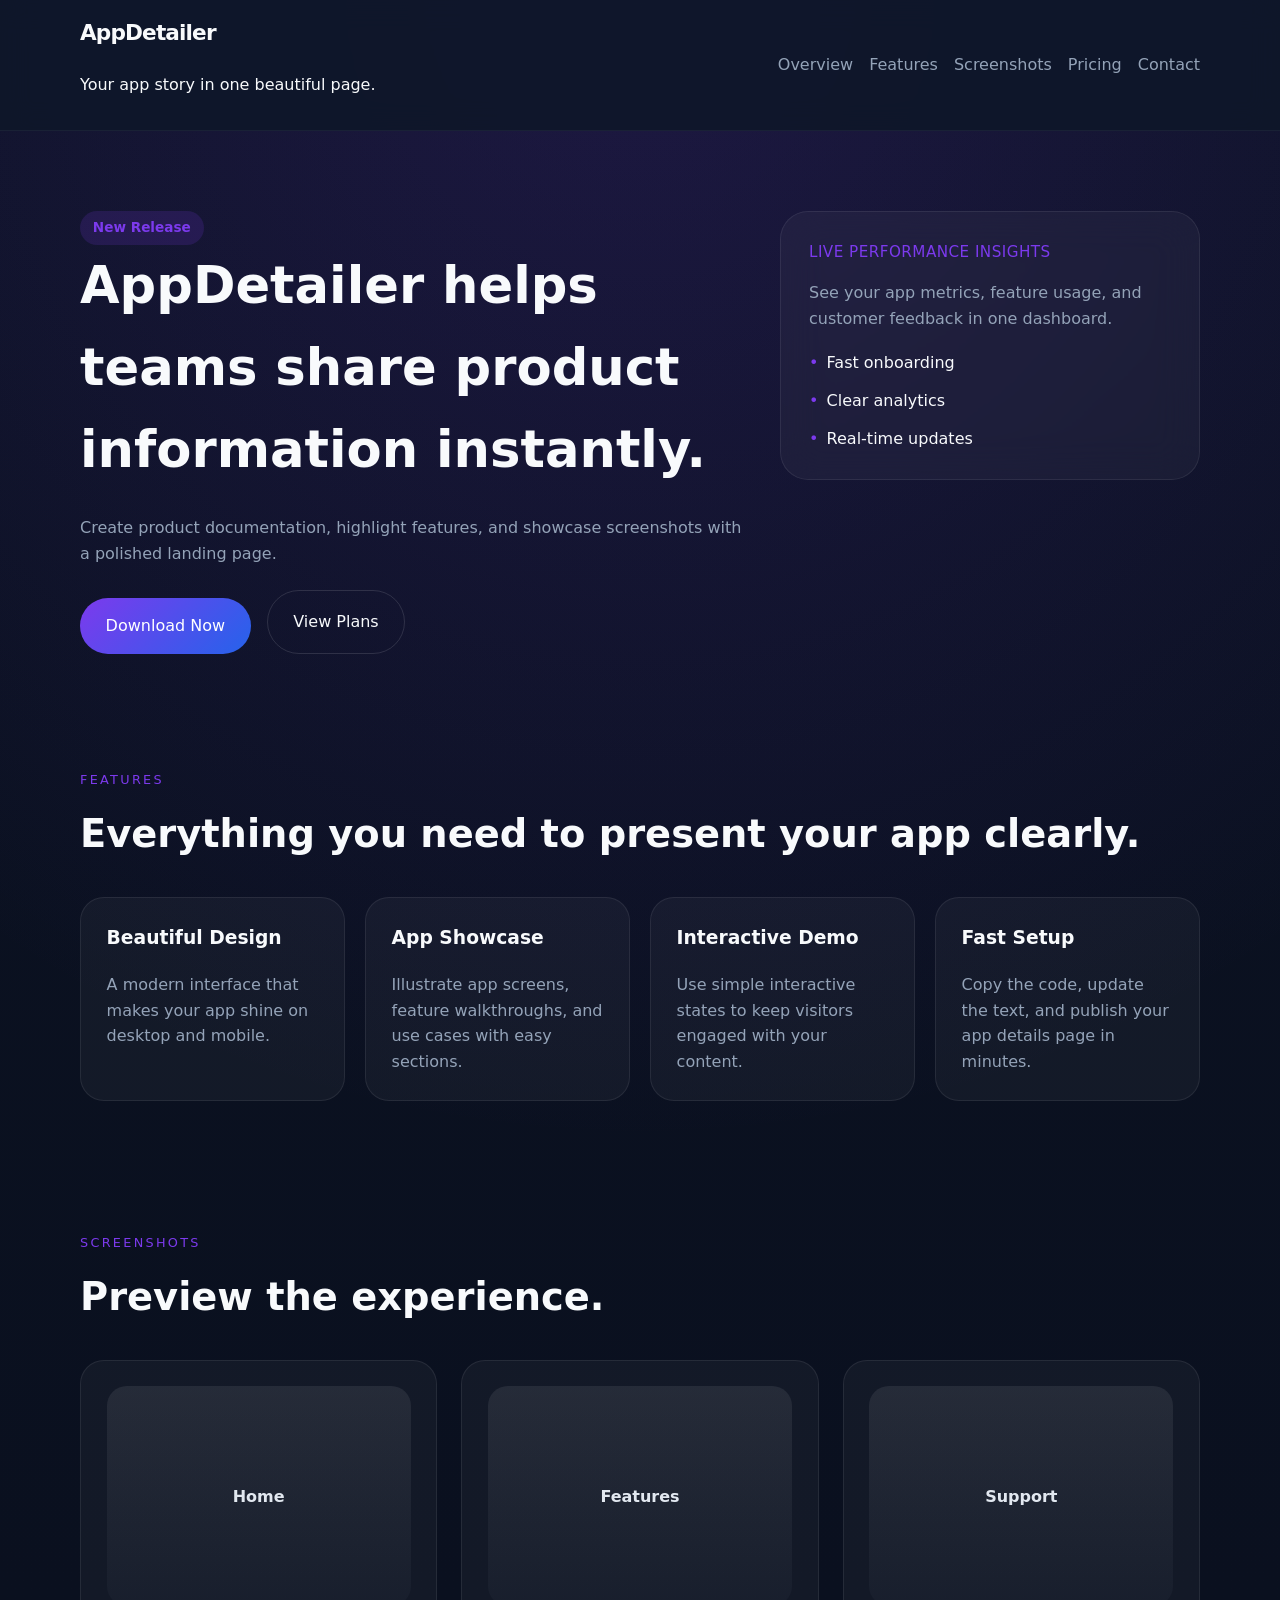
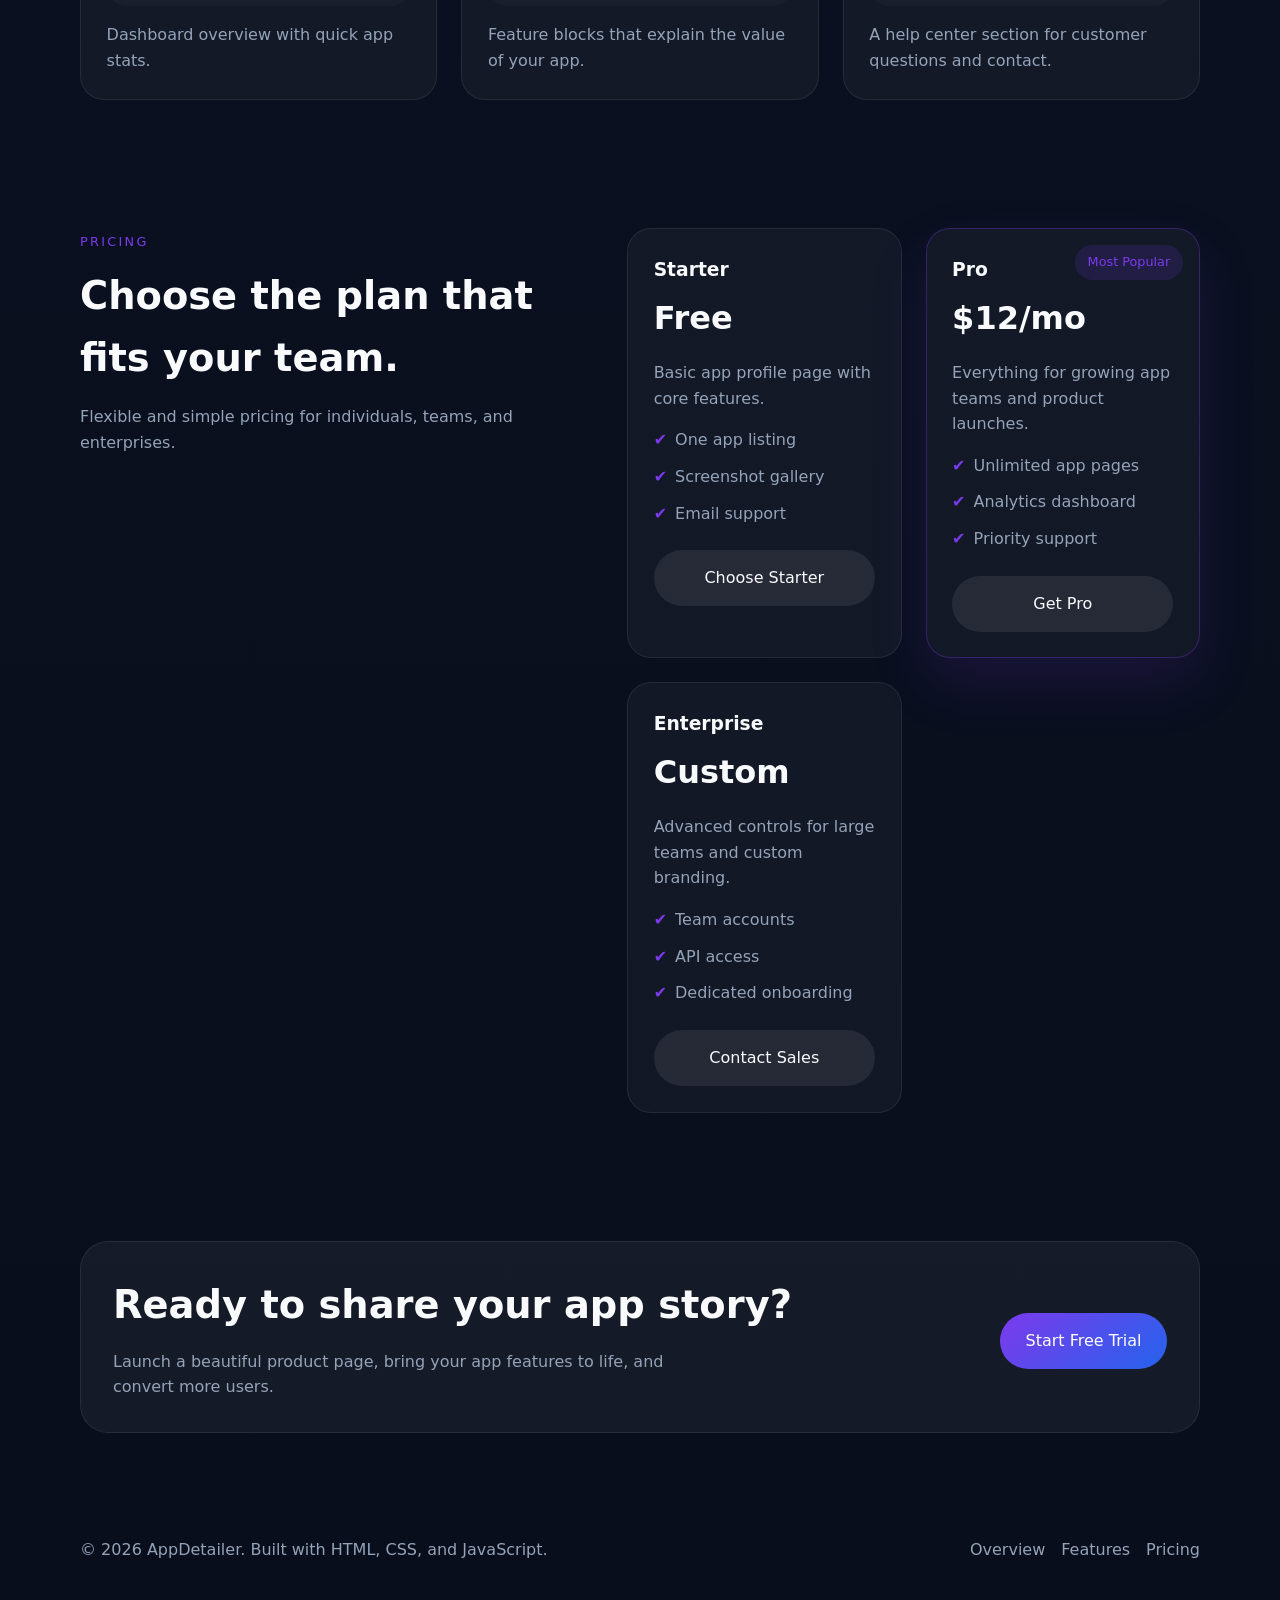
<file: coins/index.html>
<!DOCTYPE html>
<html lang="en">
<head>
  <meta charset="UTF-8" />
  <meta name="viewport" content="width=device-width, initial-scale=1.0" />
  <title>AppDetailer — Sample App Website</title>
  <link rel="stylesheet" href="styles.css" />
</head>
<body>
  <header class="site-header">
    <div class="container header-inner">
      <div class="brand">
        <div class="logo">AppDetailer</div>
        <p>Your app story in one beautiful page.</p>
      </div>
      <nav>
        <a href="#overview">Overview</a>
        <a href="#features">Features</a>
        <a href="#screenshots">Screenshots</a>
        <a href="#pricing">Pricing</a>
        <a href="#contact">Contact</a>
      </nav>
    </div>
  </header>

  <main>
    <section class="hero" id="overview">
      <div class="container hero-content">
        <div>
          <span class="eyebrow">New Release</span>
          <h1>AppDetailer helps teams share product information instantly.</h1>
          <p>Create product documentation, highlight features, and showcase screenshots with a polished landing page.</p>
          <div class="hero-actions">
            <button id="downloadBtn">Download Now</button>
            <a href="#pricing" class="secondary-link">View Plans</a>
          </div>
        </div>
        <div class="hero-card">
          <div class="hero-card-top">Live performance insights</div>
          <div class="hero-card-body">
            <p>See your app metrics, feature usage, and customer feedback in one dashboard.</p>
            <ul>
              <li>Fast onboarding</li>
              <li>Clear analytics</li>
              <li>Real-time updates</li>
            </ul>
          </div>
        </div>
      </div>
    </section>

    <section class="feature-grid" id="features">
      <div class="container">
        <div class="section-label">Features</div>
        <h2>Everything you need to present your app clearly.</h2>
        <div class="grid">
          <article class="card">
            <h3>Beautiful Design</h3>
            <p>A modern interface that makes your app shine on desktop and mobile.</p>
          </article>
          <article class="card">
            <h3>App Showcase</h3>
            <p>Illustrate app screens, feature walkthroughs, and use cases with easy sections.</p>
          </article>
          <article class="card">
            <h3>Interactive Demo</h3>
            <p>Use simple interactive states to keep visitors engaged with your content.</p>
          </article>
          <article class="card">
            <h3>Fast Setup</h3>
            <p>Copy the code, update the text, and publish your app details page in minutes.</p>
          </article>
        </div>
      </div>
    </section>

    <section class="screenshots" id="screenshots">
      <div class="container">
        <div class="section-label">Screenshots</div>
        <h2>Preview the experience.</h2>
        <div class="screenshot-row">
          <div class="screenshot-card">
            <div class="screenshot-image">Home</div>
            <p>Dashboard overview with quick app stats.</p>
          </div>
          <div class="screenshot-card">
            <div class="screenshot-image">Features</div>
            <p>Feature blocks that explain the value of your app.</p>
          </div>
          <div class="screenshot-card">
            <div class="screenshot-image">Support</div>
            <p>A help center section for customer questions and contact.</p>
          </div>
        </div>
      </div>
    </section>

    <section class="pricing" id="pricing">
      <div class="container pricing-content">
        <div>
          <div class="section-label">Pricing</div>
          <h2>Choose the plan that fits your team.</h2>
          <p>Flexible and simple pricing for individuals, teams, and enterprises.</p>
        </div>
        <div class="pricing-cards">
          <article class="pricing-card">
            <h3>Starter</h3>
            <span class="price">Free</span>
            <p>Basic app profile page with core features.</p>
            <ul>
              <li>One app listing</li>
              <li>Screenshot gallery</li>
              <li>Email support</li>
            </ul>
            <button>Choose Starter</button>
          </article>
          <article class="pricing-card featured">
            <div class="badge">Most Popular</div>
            <h3>Pro</h3>
            <span class="price">$12/mo</span>
            <p>Everything for growing app teams and product launches.</p>
            <ul>
              <li>Unlimited app pages</li>
              <li>Analytics dashboard</li>
              <li>Priority support</li>
            </ul>
            <button>Get Pro</button>
          </article>
          <article class="pricing-card">
            <h3>Enterprise</h3>
            <span class="price">Custom</span>
            <p>Advanced controls for large teams and custom branding.</p>
            <ul>
              <li>Team accounts</li>
              <li>API access</li>
              <li>Dedicated onboarding</li>
            </ul>
            <button>Contact Sales</button>
          </article>
        </div>
      </div>
    </section>

    <section class="cta-section" id="contact">
      <div class="container cta-inner">
        <div>
          <h2>Ready to share your app story?</h2>
          <p>Launch a beautiful product page, bring your app features to life, and convert more users.</p>
        </div>
        <button id="getStartedBtn">Start Free Trial</button>
      </div>
    </section>
  </main>

  <footer class="site-footer">
    <div class="container footer-inner">
      <p>© 2026 AppDetailer. Built with HTML, CSS, and JavaScript.</p>
      <div class="footer-links">
        <a href="#overview">Overview</a>
        <a href="#features">Features</a>
        <a href="#pricing">Pricing</a>
      </div>
    </div>
  </footer>

  <script src="script.js"></script>
</body>
</html>
</file>
<file: coins/styles.css>
:root {
  --bg: #0f172a;
  --surface: #111827;
  --surface-alt: #1f2937;
  --text: #f8fafc;
  --muted: #94a3b8;
  --accent: #7c3aed;
  --accent-soft: rgba(124, 58, 237, 0.16);
  --border: rgba(148, 163, 184, 0.16);
}

* {
  box-sizing: border-box;
}

body {
  margin: 0;
  font-family: "Inter", system-ui, -apple-system, BlinkMacSystemFont, "Segoe UI", sans-serif;
  background: radial-gradient(circle at top, rgba(124, 58, 237, 0.16), transparent 35%),
    linear-gradient(180deg, #0b1222 0%, #090e1c 100%);
  color: var(--text);
  line-height: 1.6;
}

img {
  max-width: 100%;
  display: block;
}

a {
  color: inherit;
  text-decoration: none;
}

button {
  font: inherit;
  cursor: pointer;
}

.container {
  width: min(1120px, calc(100% - 2rem));
  margin: 0 auto;
}

.site-header {
  position: sticky;
  top: 0;
  z-index: 50;
  background: rgba(15, 23, 42, 0.92);
  border-bottom: 1px solid rgba(148, 163, 184, 0.08);
  backdrop-filter: blur(14px);
}

.header-inner,
.hero-content,
.pricing-content,
.footer-inner,
.cta-inner {
  display: flex;
  align-items: center;
  justify-content: space-between;
  gap: 1.5rem;
}

.header-inner {
  padding: 1rem 0;
}

.brand {
  display: grid;
  gap: 0.35rem;
}

.logo {
  font-size: 1.35rem;
  font-weight: 700;
  letter-spacing: -0.04em;
}

.site-header nav {
  display: flex;
  flex-wrap: wrap;
  gap: 1rem;
}

.site-header a {
  color: var(--muted);
  transition: color 0.2s ease;
}

.site-header a:hover {
  color: var(--text);
}

.hero {
  padding: 5rem 0 3rem;
}

.hero-content {
  align-items: flex-start;
}

.hero h1 {
  font-size: clamp(2.75rem, 4vw, 4rem);
  margin: 0;
  max-width: 720px;
}

.hero p {
  margin: 1.5rem 0;
  max-width: 680px;
  color: var(--muted);
}

.eyebrow {
  display: inline-block;
  background: var(--accent-soft);
  color: var(--accent);
  font-weight: 700;
  font-size: 0.85rem;
  padding: 0.4rem 0.8rem;
  border-radius: 999px;
}

.hero-actions {
  display: flex;
  flex-wrap: wrap;
  gap: 1rem;
}

button,
.secondary-link {
  border: none;
  border-radius: 999px;
  padding: 0.95rem 1.6rem;
  transition: transform 0.2s ease, background-color 0.2s ease;
}

button {
  background: linear-gradient(135deg, #7c3aed, #2563eb);
  color: #fff;
}

button:hover {
  transform: translateY(-1px);
}

.secondary-link {
  display: inline-flex;
  align-items: center;
  justify-content: center;
  color: var(--text);
  border: 1px solid rgba(255, 255, 255, 0.12);
}

.hero-card {
  min-width: 320px;
  max-width: 420px;
  padding: 1.75rem;
  border-radius: 28px;
  background: rgba(255, 255, 255, 0.04);
  border: 1px solid rgba(255, 255, 255, 0.08);
  backdrop-filter: blur(20px);
}

.hero-card-top {
  font-size: 0.95rem;
  letter-spacing: 0.03em;
  text-transform: uppercase;
  color: var(--accent);
  margin-bottom: 1rem;
}

.hero-card-body p {
  margin: 0 0 1.2rem;
}

.hero-card-body ul {
  margin: 0;
  padding: 0;
  list-style: none;
  display: grid;
  gap: 0.75rem;
}

.hero-card-body li {
  padding-left: 1.1rem;
  position: relative;
}

.hero-card-body li::before {
  content: "•";
  position: absolute;
  left: 0;
  color: var(--accent);
}

.section-label {
  display: inline-flex;
  align-items: center;
  gap: 0.5rem;
  text-transform: uppercase;
  letter-spacing: 0.18em;
  color: var(--accent);
  font-size: 0.8rem;
  margin-bottom: 0.8rem;
}

.feature-grid,
.screenshots,
.pricing {
  padding: 4rem 0;
}

.feature-grid h2,
.screenshots h2,
.pricing h2 {
  font-size: clamp(2rem, 3vw, 2.75rem);
  margin: 0 0 1rem;
}

.feature-grid p,
.pricing p {
  color: var(--muted);
  max-width: 680px;
}

.grid {
  display: grid;
  gap: 1.25rem;
  grid-template-columns: repeat(auto-fit, minmax(220px, 1fr));
  margin-top: 2rem;
}

.card,
.screenshot-card,
.pricing-card {
  padding: 1.6rem;
  border-radius: 24px;
  background: rgba(255, 255, 255, 0.04);
  border: 1px solid rgba(255, 255, 255, 0.08);
}

.card h3,
.pricing-card h3 {
  margin-top: 0;
}

.card p {
  margin: 0.9rem 0 0;
  color: var(--muted);
}

.screenshots .screenshot-row {
  display: grid;
  gap: 1.5rem;
  grid-template-columns: repeat(auto-fit, minmax(220px, 1fr));
  margin-top: 2rem;
}

.screenshot-image {
  min-height: 220px;
  border-radius: 20px;
  display: grid;
  place-items: center;
  font-weight: 700;
  background: linear-gradient(180deg, rgba(255, 255, 255, 0.08), rgba(148, 163, 184, 0.04));
  color: #e2e8f0;
}

.screenshot-card p {
  margin: 1rem 0 0;
  color: var(--muted);
}

.pricing-content {
  align-items: flex-start;
}

.pricing-cards {
  display: grid;
  gap: 1.5rem;
  grid-template-columns: repeat(auto-fit, minmax(240px, 1fr));
  width: min(860px, 100%);
}

.pricing-card {
  position: relative;
}

.pricing-card .badge {
  position: absolute;
  top: 1rem;
  right: 1rem;
  background: rgba(124, 58, 237, 0.14);
  color: var(--accent);
  font-size: 0.8rem;
  padding: 0.45rem 0.8rem;
  border-radius: 999px;
}

.pricing-card h3 {
  margin-bottom: 0.5rem;
}

.price {
  display: block;
  font-size: 2rem;
  font-weight: 700;
  margin-bottom: 1rem;
}

.pricing-card ul {
  list-style: none;
  padding: 0;
  margin: 1rem 0 1.5rem;
  display: grid;
  gap: 0.7rem;
  color: var(--muted);
}

.pricing-card li::before {
  content: "✔";
  margin-right: 0.5rem;
  color: var(--accent);
}

.pricing-card button {
  width: 100%;
  background: rgba(255, 255, 255, 0.08);
  color: var(--text);
}

.pricing-card.featured {
  border-color: rgba(124, 58, 237, 0.32);
  box-shadow: 0 25px 60px rgba(124, 58, 237, 0.14);
}

.cta-section {
  padding: 4rem 0;
}

.cta-inner {
  background: rgba(255, 255, 255, 0.05);
  border: 1px solid rgba(255, 255, 255, 0.08);
  border-radius: 28px;
  padding: 2rem;
  gap: 2rem;
}

.cta-inner h2 {
  margin: 0;
  font-size: clamp(2rem, 3vw, 2.6rem);
}

.cta-inner p {
  margin: 0.85rem 0 0;
  color: var(--muted);
  max-width: 560px;
}

#contact button,
#downloadBtn,
#getStartedBtn {
  margin-top: 0.5rem;
}

.site-footer {
  padding: 1.5rem 0 2rem;
}

.footer-inner {
  justify-content: space-between;
  flex-wrap: wrap;
  gap: 1rem;
  color: var(--muted);
}

.footer-links {
  display: flex;
  flex-wrap: wrap;
  gap: 1rem;
}

@media (max-width: 860px) {
  .header-inner,
  .hero-content,
  .pricing-content,
  .footer-inner,
  .cta-inner {
    flex-direction: column;
    align-items: stretch;
  }

  .hero-card {
    margin-top: 2rem;
  }
}

@media (max-width: 600px) {
  .hero h1 {
    font-size: 2.5rem;
  }

  .site-header nav {
    gap: 0.75rem;
  }
}
</file>
